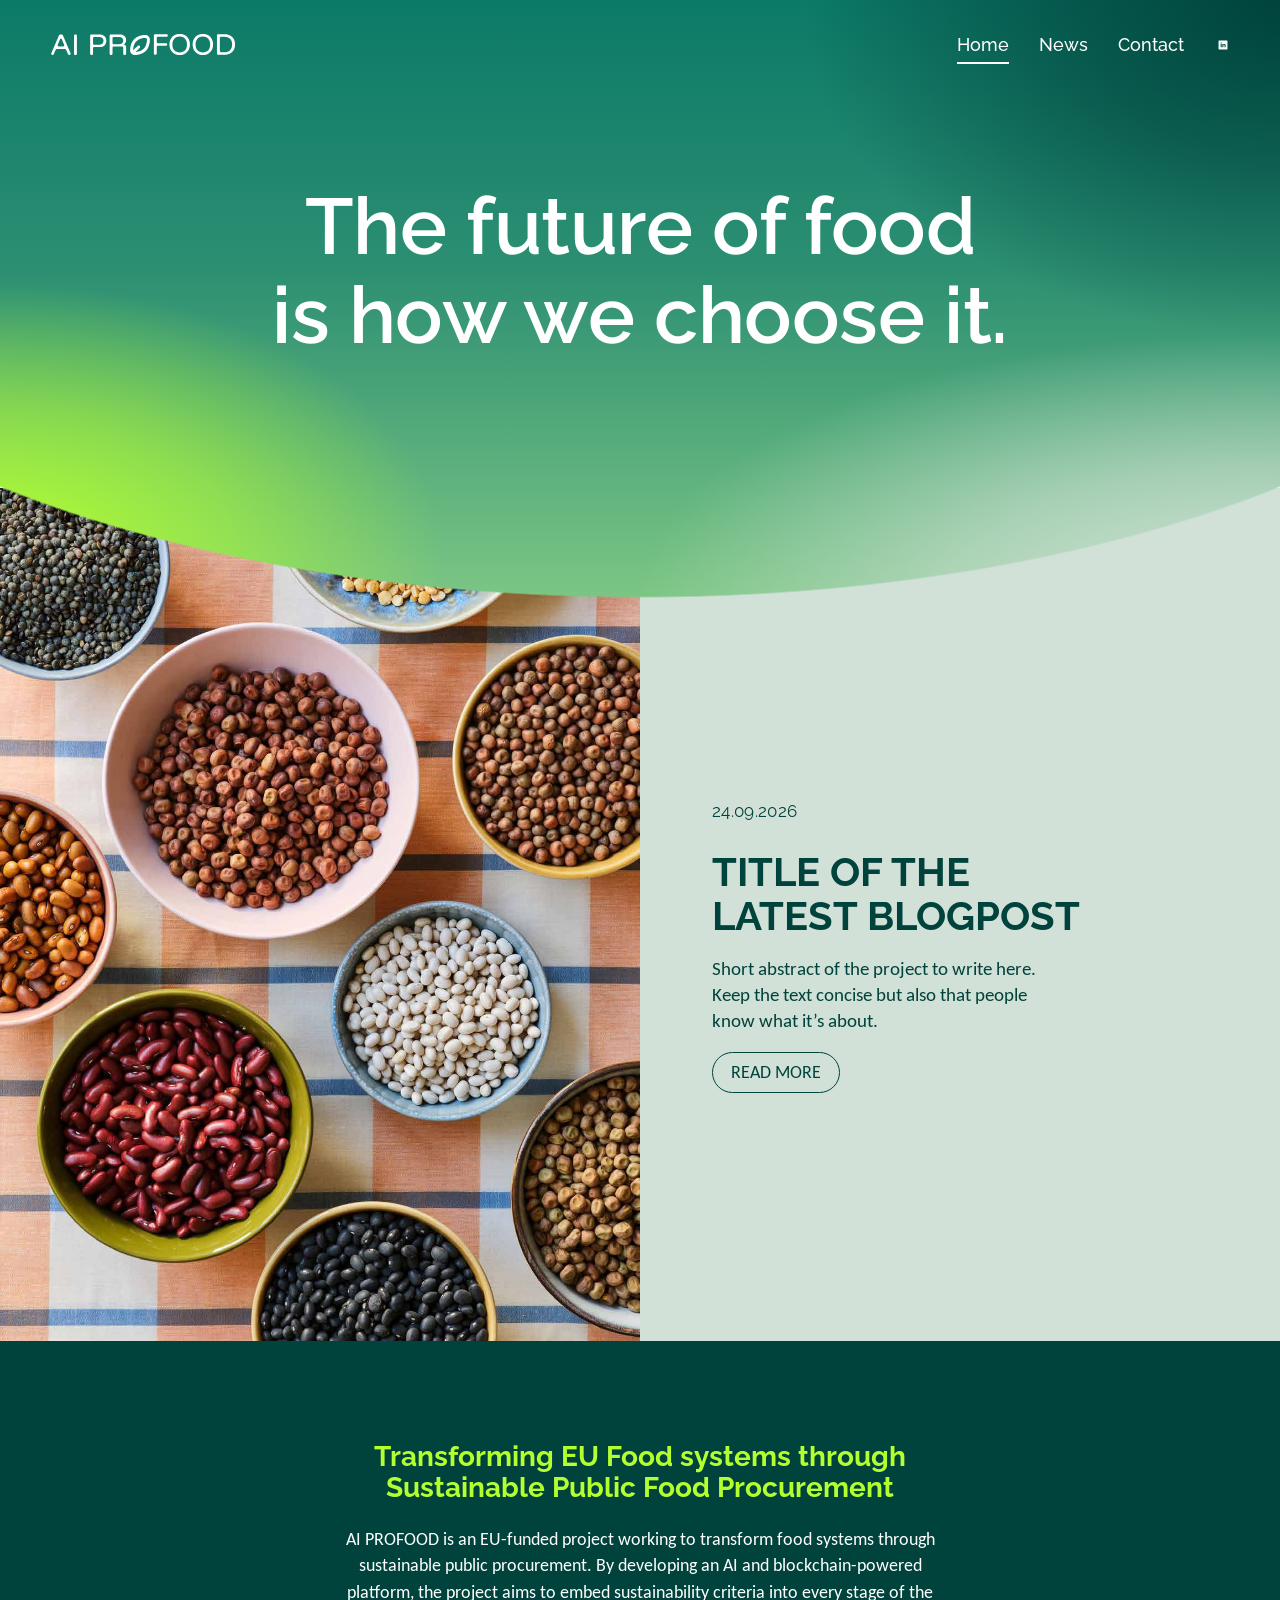
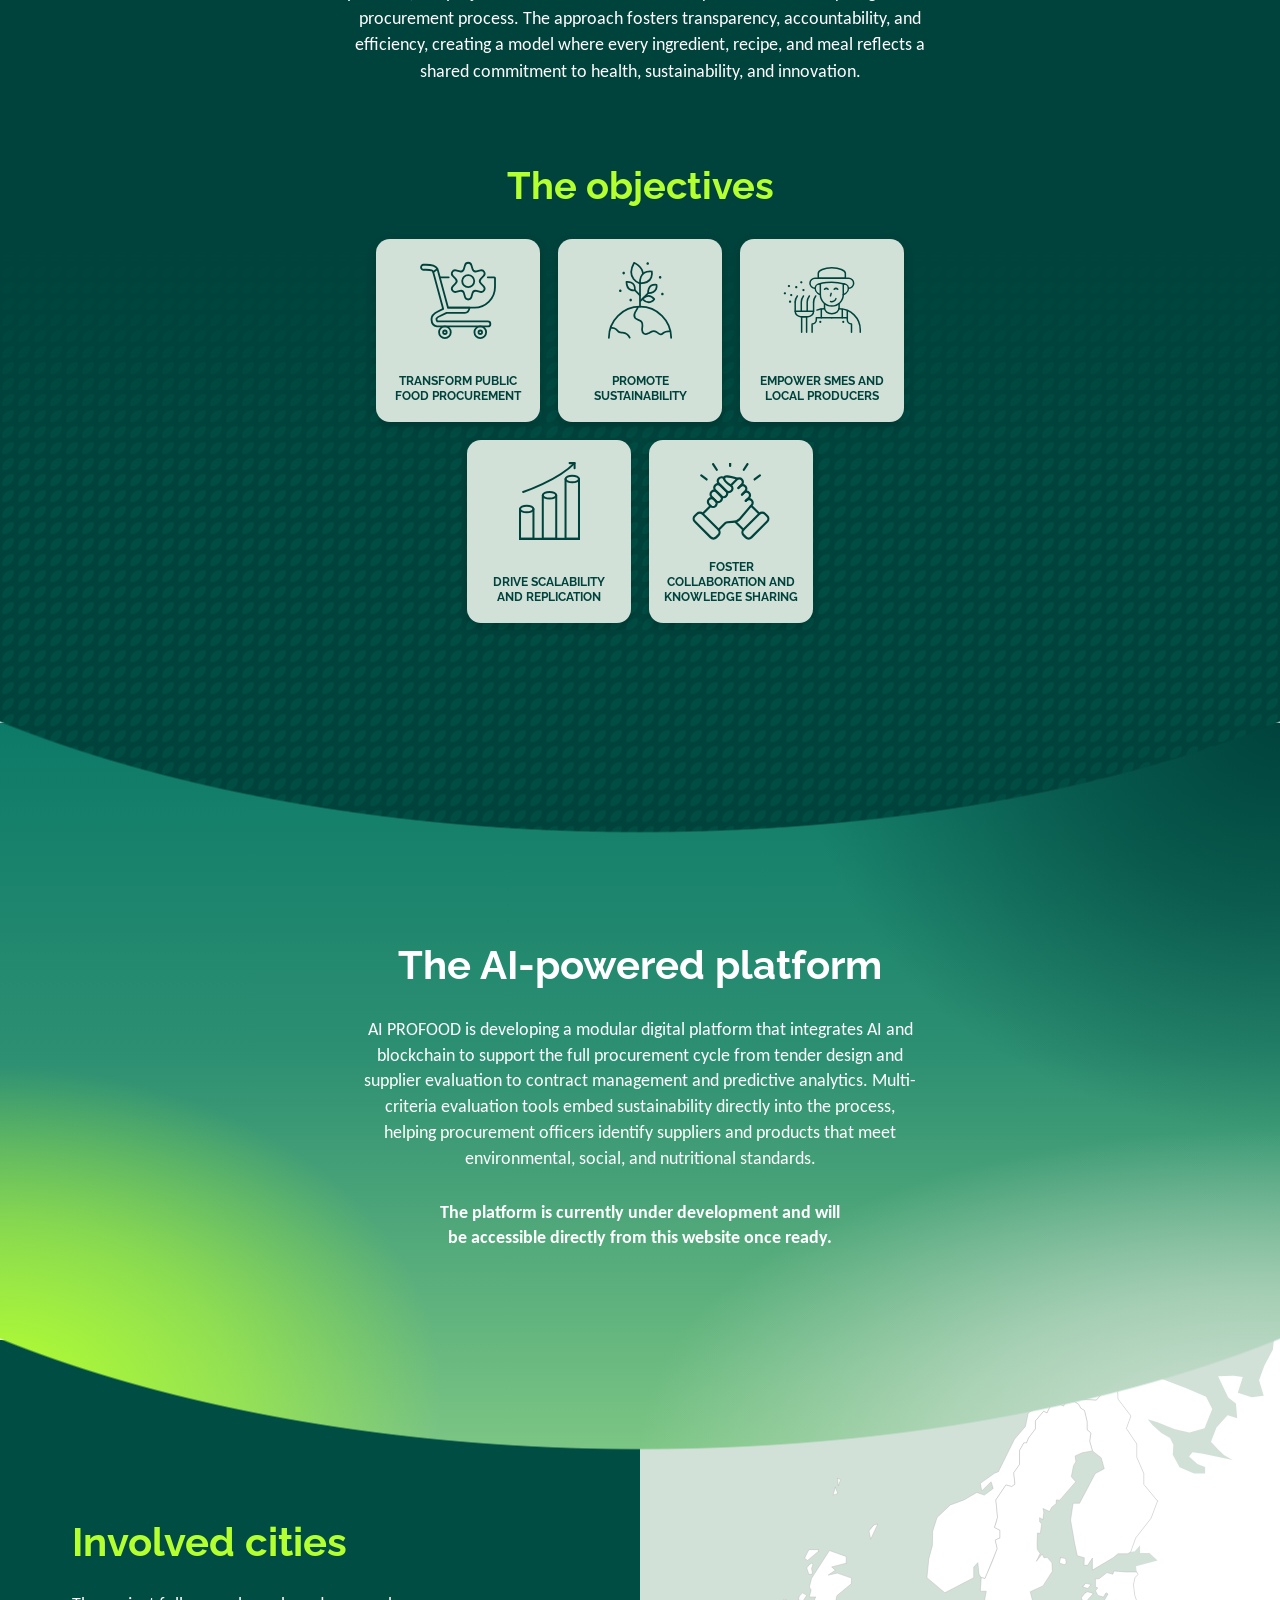
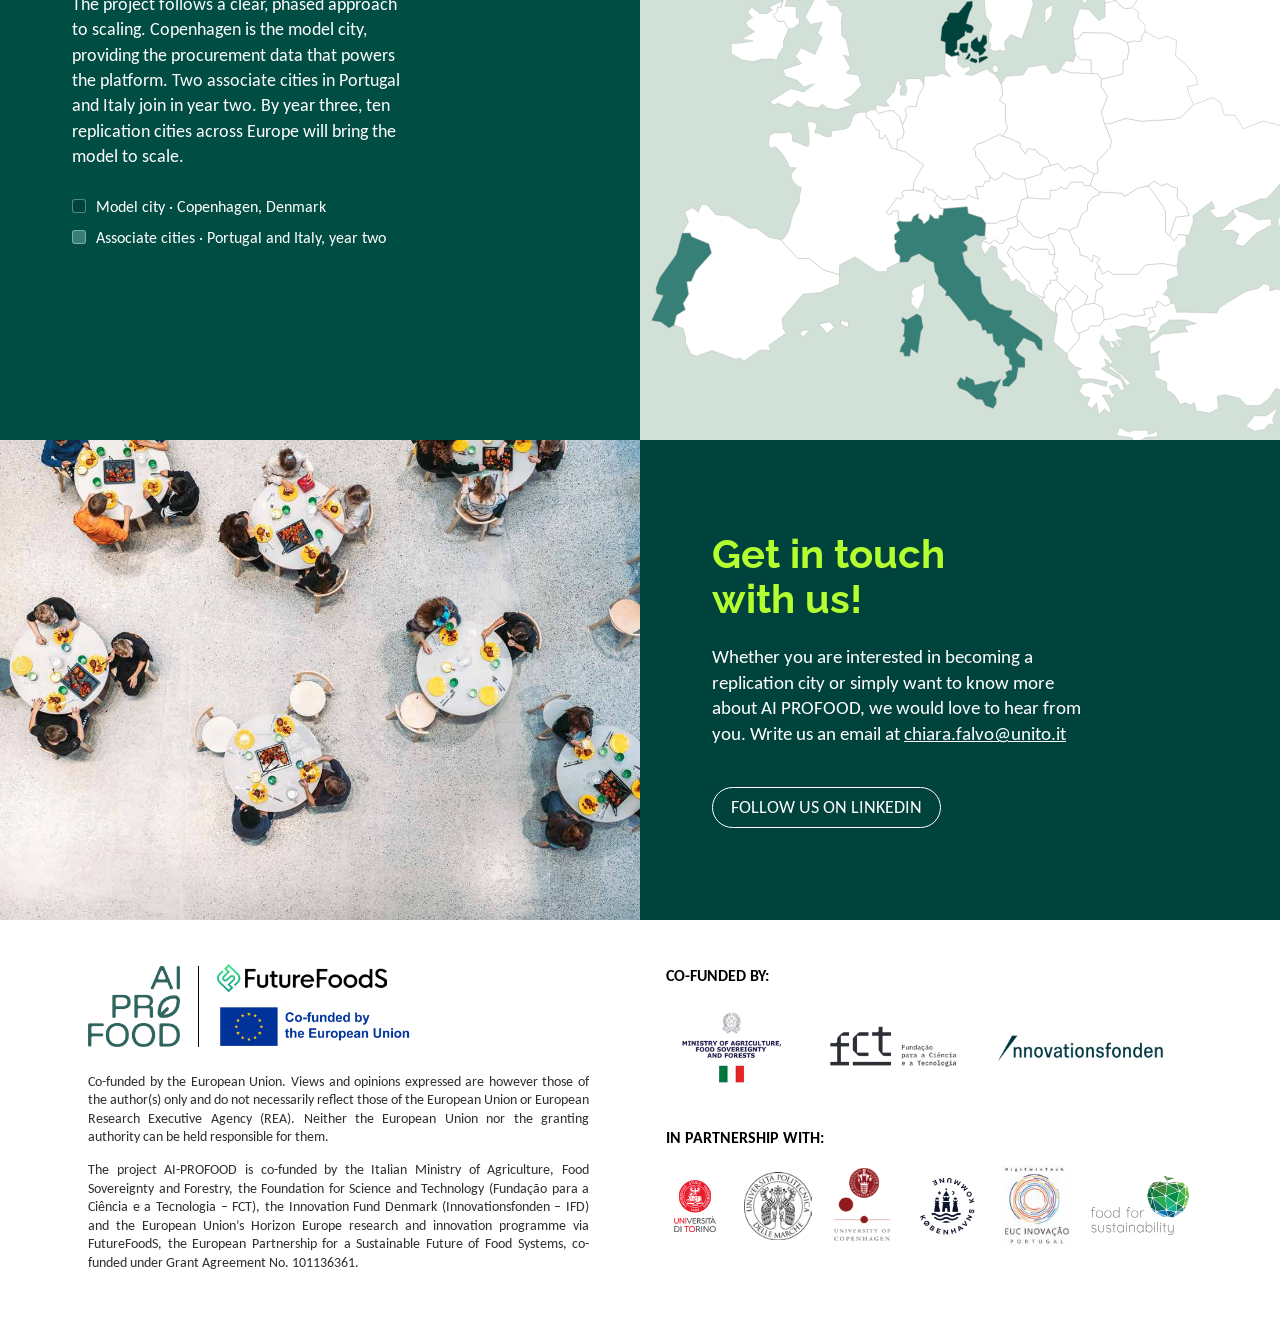
<file: index.html>
<!doctype html>
<html lang="en">
<head>
<meta charset="utf-8">
<meta name="viewport" content="width=device-width, initial-scale=1, viewport-fit=cover">
<title>AI PROFOOD</title>
<meta name="description" content="AI PROFOOD is an EU-funded project transforming food systems through sustainable public food procurement, with an AI and blockchain-powered platform.">
<link rel="preconnect" href="https://fonts.googleapis.com">
<link rel="preconnect" href="https://fonts.gstatic.com" crossorigin>
<link rel="stylesheet" href="https://fonts.googleapis.com/css2?family=Carlito:wght@400;700&family=Raleway:wght@400;500;600;700&display=swap">
<link rel="stylesheet" href="css/style.css">
</head>
<body>
<div class="hero grad curved">
<header class="site-header theme-light">
  <a class="brand" href="index.html" aria-label="AI PROFOOD home"><span></span></a>
  <nav class="nav" aria-label="Main">
    <a href="index.html" aria-current="page">Home</a>
    <a href="news.html">News</a>
    <a href="#contact">Contact</a>
    <a class="nav-in" href="https://www.linkedin.com/" target="_blank" rel="noopener" aria-label="AI PROFOOD on LinkedIn"><span class="mask-icon"></span></a>
  </nav>
</header>

  <h1>The future of food<br>is how we choose it.</h1>
</div>

<main>
<section class="split latest" data-latest aria-label="Latest blogpost">
  <div class="split-media"><img data-latest-img src="assets/beans.jpg" alt=""></div>
  <div class="split-text">
    <span class="date" data-latest-date>24.09.2026</span>
    <h2 data-latest-title>Title of the latest blogpost</h2>
    <p data-latest-abstract>Short abstract of the project to write here. Keep the text concise but also that people know what it’s about.</p>
    <a class="btn btn-dark" data-latest-link href="article.html">Read more</a>
  </div>
</section>

<section class="about curved" aria-labelledby="about-title">
  <h2 id="about-title">Transforming EU Food systems through<br>Sustainable Public Food Procurement</h2>
  <p class="lede">AI PROFOOD is an EU-funded project working to transform food systems through sustainable public procurement. By developing an AI and blockchain-powered platform, the project aims to embed sustainability criteria into every stage of the procurement process. The approach fosters transparency, accountability, and efficiency, creating a model where every ingredient, recipe, and meal reflects a shared commitment to health, sustainability, and innovation.</p>
  <h3>The objectives</h3>
  <ul class="objectives">
      <li><button class="obj" type="button" aria-expanded="false">
        <span class="obj-face" aria-hidden="true"><span class="obj-icon"><span class="mask-icon i1"></span></span><span class="obj-label">Transform public food procurement</span></span>
        <span class="sr-only">Transform public food procurement: </span><span class="obj-desc">Develop and test a modular, AI-powered platform that supports sustainable, transparent and legally compliant food procurement in school canteens.</span>
      </button></li>
      <li><button class="obj" type="button" aria-expanded="false">
        <span class="obj-face" aria-hidden="true"><span class="obj-icon"><span class="mask-icon i2"></span></span><span class="obj-label">Promote sustainability</span></span>
        <span class="sr-only">Promote sustainability: </span><span class="obj-desc">Embed environmental, nutritional, and socio-economic sustainability criteria into every stage of the procurement cycle, from tender design to contract monitoring and performance evaluation.</span>
      </button></li>
      <li><button class="obj" type="button" aria-expanded="false">
        <span class="obj-face" aria-hidden="true"><span class="obj-icon"><span class="mask-icon i3"></span></span><span class="obj-label">Empower SMEs and local producers</span></span>
        <span class="sr-only">Empower SMEs and local producers: </span><span class="obj-desc">Create fair, accessible, and competitive opportunities for SMEs and local suppliers to participate in public tenders through food hubs, digital tools, and capacity-building initiatives.</span>
      </button></li>
      <li><button class="obj" type="button" aria-expanded="false">
        <span class="obj-face" aria-hidden="true"><span class="obj-icon"><span class="mask-icon i4"></span></span><span class="obj-label">Drive scalability and replication</span></span>
        <span class="sr-only">Drive scalability and replication: </span><span class="obj-desc">Design solutions that are adaptable and replicable across diverse local administrations, sectors (e.g., hospitals, universities), and EU member states, with a starting point from the Copenhagen pilot to associate and replication cities.</span>
      </button></li>
      <li><button class="obj" type="button" aria-expanded="false">
        <span class="obj-face" aria-hidden="true"><span class="obj-icon"><span class="mask-icon i5"></span></span><span class="obj-label">Foster collaboration and knowledge sharing</span></span>
        <span class="sr-only">Foster collaboration and knowledge sharing: </span><span class="obj-desc">Connect stakeholders across the food system to share knowledge, build capacity, and sustain the project’s impact beyond its lifetime.</span>
      </button></li>
  </ul>
</section>

<section class="platform grad curved" aria-labelledby="platform-title">
  <h2 id="platform-title">The AI-powered platform</h2>
  <p>AI PROFOOD is developing a modular digital platform that integrates AI and blockchain to support the full procurement cycle from tender design and supplier evaluation to contract management and predictive analytics. Multi-criteria evaluation tools embed sustainability directly into the process, helping procurement officers identify suppliers and products that meet environmental, social, and nutritional standards.</p>
  <p class="note">The platform is currently under development and will be accessible directly from this website once ready.</p>
</section>

<section class="split cities" aria-labelledby="cities-title">
  <div class="split-text">
    <h2 id="cities-title">Involved cities</h2>
    <p>The project follows a clear, phased approach to scaling. Copenhagen is the model city, providing the procurement data that powers the platform. Two associate cities in Portugal and Italy join in year two. By year three, ten replication cities across Europe will bring the model to scale.</p>
    <ul class="city-key">
      <li><span class="swatch" style="background:#00433c"></span>Model city · Copenhagen, Denmark</li>
      <li><span class="swatch" style="background:#378078"></span>Associate cities · Portugal and Italy, year two</li>
    </ul>
  </div>
  <div class="map split-media"><img src="assets/map.svg" alt="Map of Europe highlighting Denmark, Portugal and Italy"></div>
</section>

<section class="split contact" id="contact">
  <div class="split-media"><img src="assets/canteen.jpg" alt="People eating together at round tables in a canteen, seen from above" loading="lazy"></div>
  <div class="split-text">
    <h2>Get in touch<br>with us!</h2>
    <p>Whether you are interested in becoming a replication city or simply want to know more about AI PROFOOD, we would love to hear from you. Write us an email at <a href="mailto:chiara.falvo@unito.it">chiara.falvo@unito.it</a></p>
    <a class="btn btn-light" href="https://www.linkedin.com/" target="_blank" rel="noopener">Follow us on LinkedIn</a>
  </div>
</section>
</main>
<footer class="site-footer">
  <div>
    <div class="footer-brand">
      <img class="footer-logo" src="assets/logo-footer.png" alt="AI PROFOOD">
      <div class="footer-partners-top">
        <img src="assets/logo-futurefoods.png" alt="FutureFoodS">
        <img src="assets/logo-eu-cofunded.png" alt="Co-funded by the European Union">
      </div>
    </div>
    <div class="disclaimer">
      <p>Co-funded by the European Union. Views and opinions expressed are however those of the author(s) only and do not necessarily reflect those of the European Union or European Research Executive Agency (REA). Neither the European Union nor the granting authority can be held responsible for them.</p>
      <p>The project AI-PROFOOD is co-funded by the Italian Ministry of Agriculture, Food Sovereignty and Forestry, the Foundation for Science and Technology (Fundação para a Ciência e a Tecnologia – FCT), the Innovation Fund Denmark (Innovationsfonden – IFD) and the European Union’s Horizon Europe research and innovation programme via FutureFoodS, the European Partnership for a Sustainable Future of Food Systems, co-funded under Grant Agreement No. 101136361.</p>
    </div>
  </div>
  <div>
    <div class="logo-group">
      <h4>Co-funded by:</h4>
      <ul class="logo-row">
        <li><img src="assets/logo-masaf.png" alt="Italian Ministry of Agriculture, Food Sovereignty and Forests" width="130"></li>
        <li><img src="assets/logo-fct.png" alt="Fundação para a Ciência e a Tecnologia" width="160"></li>
        <li><img src="assets/logo-innovationsfonden.png" alt="Innovationsfonden" width="170"></li>
      </ul>
    </div>
    <div class="logo-group">
      <h4>In partnership with:</h4>
      <ul class="logo-row">
        <li><img src="assets/logo-unito.png" alt="Università di Torino" width="58"></li>
        <li><img src="assets/logo-univpm.png" alt="Università Politecnica delle Marche" width="68"></li>
        <li><img src="assets/logo-ucph.png" alt="University of Copenhagen" width="60"></li>
        <li><img src="assets/logo-kobenhavns-kommune.png" alt="Københavns Kommune" width="70"></li>
        <li><img src="assets/logo-euc-inovacao.png" alt="EUC Inovação Portugal" width="68"></li>
        <li><img src="assets/food-for-sustainability.svg" alt="Food for Sustainability" width="100"></li>
      </ul>
    </div>
  </div>
</footer>
<script src="js/posts.js"></script>
<script src="js/main.js"></script>
</body>
</html>
</file>
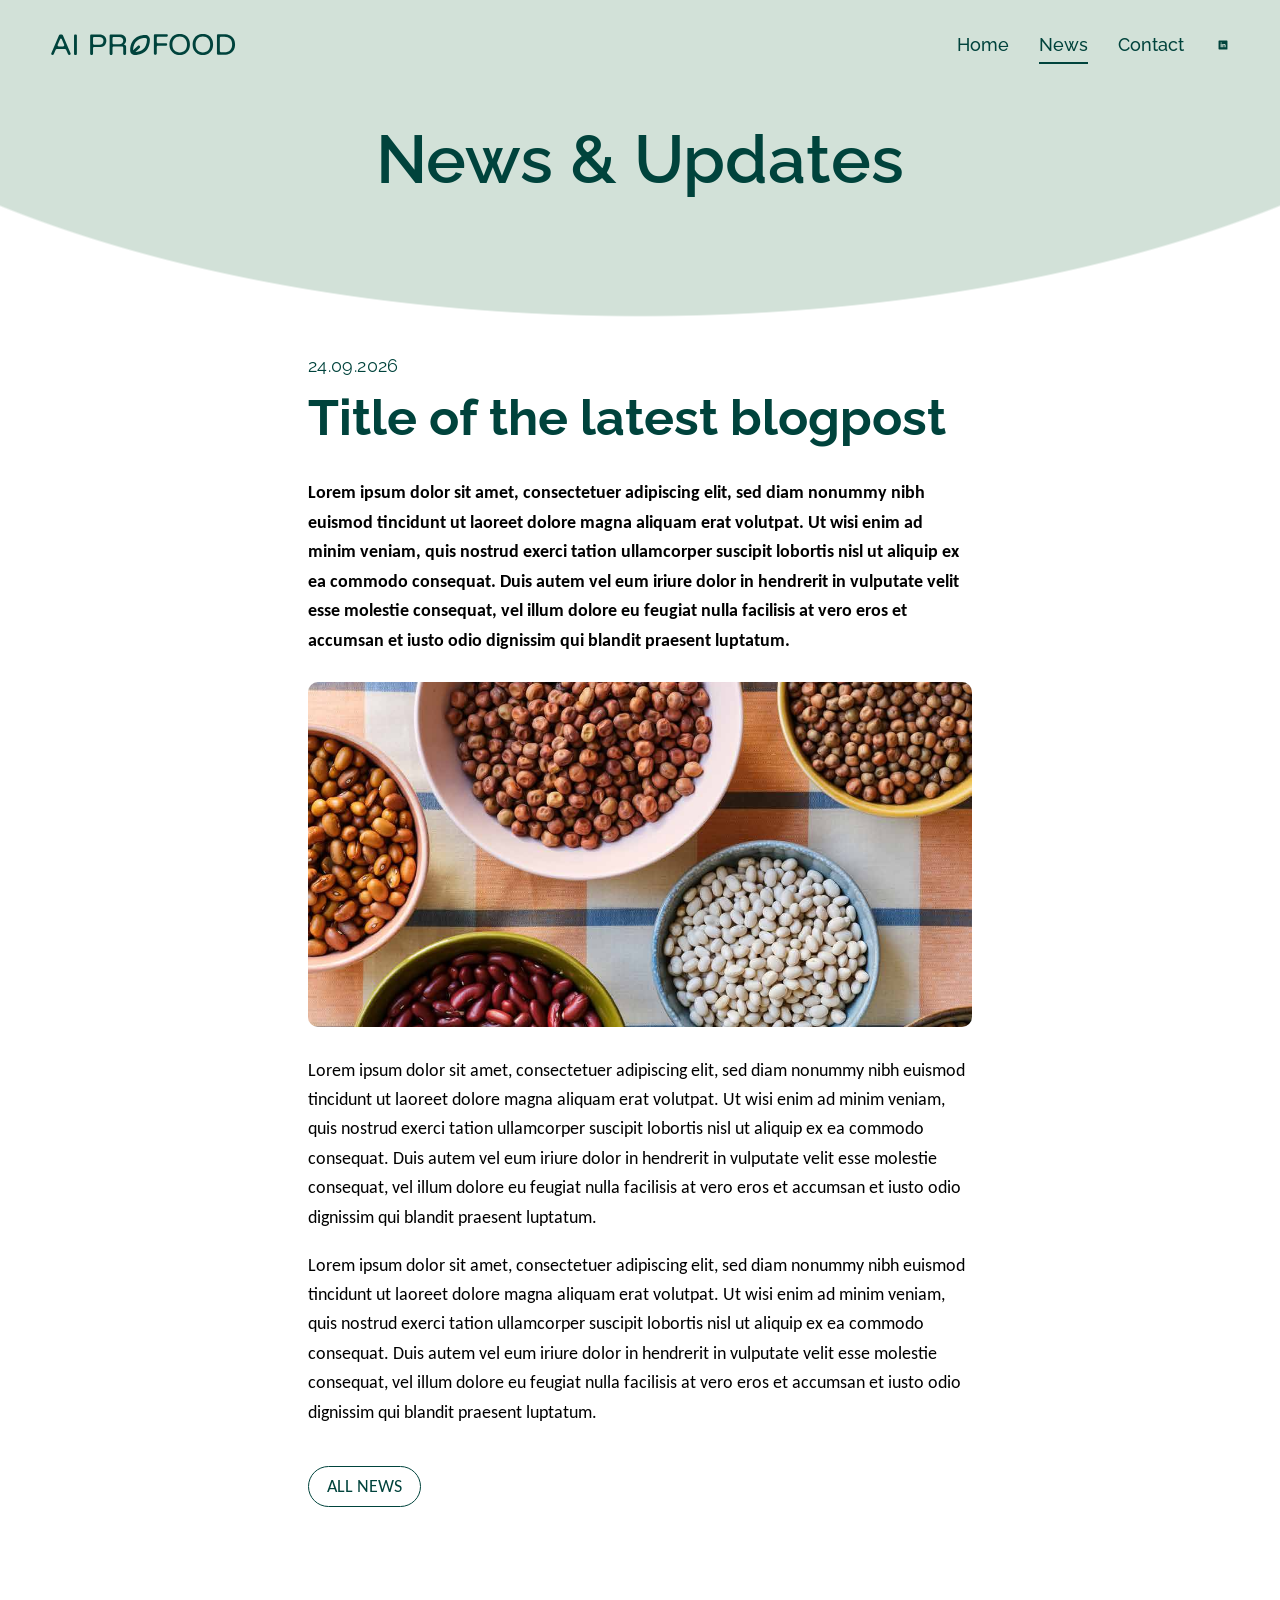
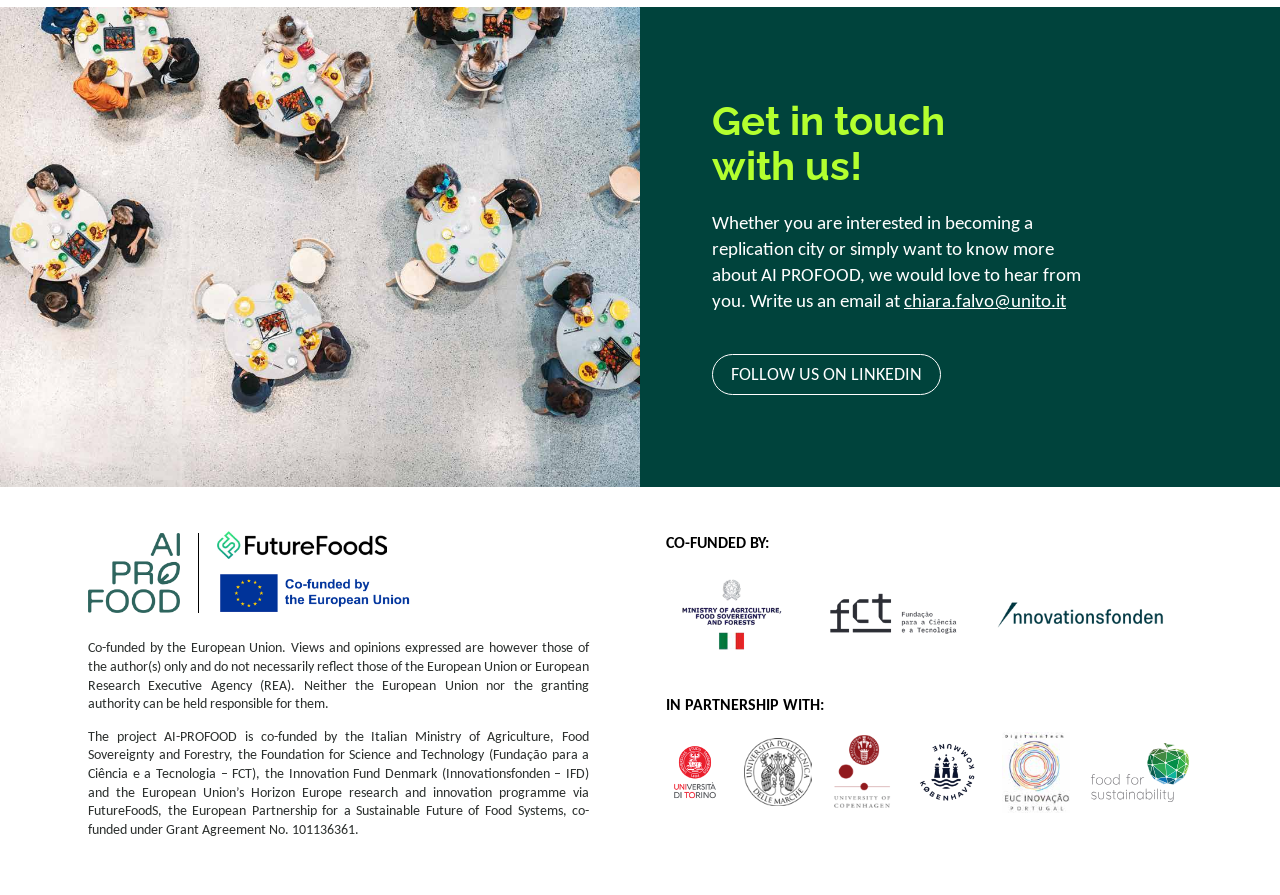
<file: article.html>
<!doctype html>
<html lang="en">
<head>
<meta charset="utf-8">
<meta name="viewport" content="width=device-width, initial-scale=1, viewport-fit=cover">
<title>AI PROFOOD News</title>
<meta name="description" content="AI PROFOOD is an EU-funded project transforming food systems through sustainable public food procurement, with an AI and blockchain-powered platform.">
<link rel="preconnect" href="https://fonts.googleapis.com">
<link rel="preconnect" href="https://fonts.gstatic.com" crossorigin>
<link rel="stylesheet" href="https://fonts.googleapis.com/css2?family=Carlito:wght@400;700&family=Raleway:wght@400;500;600;700&display=swap">
<link rel="stylesheet" href="css/style.css">
</head>
<body>
<div class="page-head curved">
<header class="site-header theme-mint">
  <a class="brand" href="index.html" aria-label="AI PROFOOD home"><span></span></a>
  <nav class="nav" aria-label="Main">
    <a href="index.html">Home</a>
    <a href="news.html" aria-current="page">News</a>
    <a href="#contact">Contact</a>
    <a class="nav-in" href="https://www.linkedin.com/" target="_blank" rel="noopener" aria-label="AI PROFOOD on LinkedIn"><span class="mask-icon"></span></a>
  </nav>
</header>

  <h1>News &amp; Updates</h1>
</div>
<main>
<article class="article" data-article>
  <span class="date" data-a-date></span>
  <h2 data-a-title></h2>
  <p class="intro" data-a-intro></p>
  <figure><img data-a-img src="assets/beans.jpg" alt=""></figure>
  <div class="body" data-a-body></div>
  <a class="btn btn-dark back" href="news.html">All news</a>
</article>
<section class="split contact" id="contact">
  <div class="split-media"><img src="assets/canteen.jpg" alt="People eating together at round tables in a canteen, seen from above" loading="lazy"></div>
  <div class="split-text">
    <h2>Get in touch<br>with us!</h2>
    <p>Whether you are interested in becoming a replication city or simply want to know more about AI PROFOOD, we would love to hear from you. Write us an email at <a href="mailto:chiara.falvo@unito.it">chiara.falvo@unito.it</a></p>
    <a class="btn btn-light" href="https://www.linkedin.com/" target="_blank" rel="noopener">Follow us on LinkedIn</a>
  </div>
</section>
</main>
<footer class="site-footer">
  <div>
    <div class="footer-brand">
      <img class="footer-logo" src="assets/logo-footer.png" alt="AI PROFOOD">
      <div class="footer-partners-top">
        <img src="assets/logo-futurefoods.png" alt="FutureFoodS">
        <img src="assets/logo-eu-cofunded.png" alt="Co-funded by the European Union">
      </div>
    </div>
    <div class="disclaimer">
      <p>Co-funded by the European Union. Views and opinions expressed are however those of the author(s) only and do not necessarily reflect those of the European Union or European Research Executive Agency (REA). Neither the European Union nor the granting authority can be held responsible for them.</p>
      <p>The project AI-PROFOOD is co-funded by the Italian Ministry of Agriculture, Food Sovereignty and Forestry, the Foundation for Science and Technology (Fundação para a Ciência e a Tecnologia – FCT), the Innovation Fund Denmark (Innovationsfonden – IFD) and the European Union’s Horizon Europe research and innovation programme via FutureFoodS, the European Partnership for a Sustainable Future of Food Systems, co-funded under Grant Agreement No. 101136361.</p>
    </div>
  </div>
  <div>
    <div class="logo-group">
      <h4>Co-funded by:</h4>
      <ul class="logo-row">
        <li><img src="assets/logo-masaf.png" alt="Italian Ministry of Agriculture, Food Sovereignty and Forests" width="130"></li>
        <li><img src="assets/logo-fct.png" alt="Fundação para a Ciência e a Tecnologia" width="160"></li>
        <li><img src="assets/logo-innovationsfonden.png" alt="Innovationsfonden" width="170"></li>
      </ul>
    </div>
    <div class="logo-group">
      <h4>In partnership with:</h4>
      <ul class="logo-row">
        <li><img src="assets/logo-unito.png" alt="Università di Torino" width="58"></li>
        <li><img src="assets/logo-univpm.png" alt="Università Politecnica delle Marche" width="68"></li>
        <li><img src="assets/logo-ucph.png" alt="University of Copenhagen" width="60"></li>
        <li><img src="assets/logo-kobenhavns-kommune.png" alt="Københavns Kommune" width="70"></li>
        <li><img src="assets/logo-euc-inovacao.png" alt="EUC Inovação Portugal" width="68"></li>
        <li><img src="assets/food-for-sustainability.svg" alt="Food for Sustainability" width="100"></li>
      </ul>
    </div>
  </div>
</footer>
<script src="js/posts.js"></script>
<script src="js/main.js"></script>
</body>
</html>
</file>
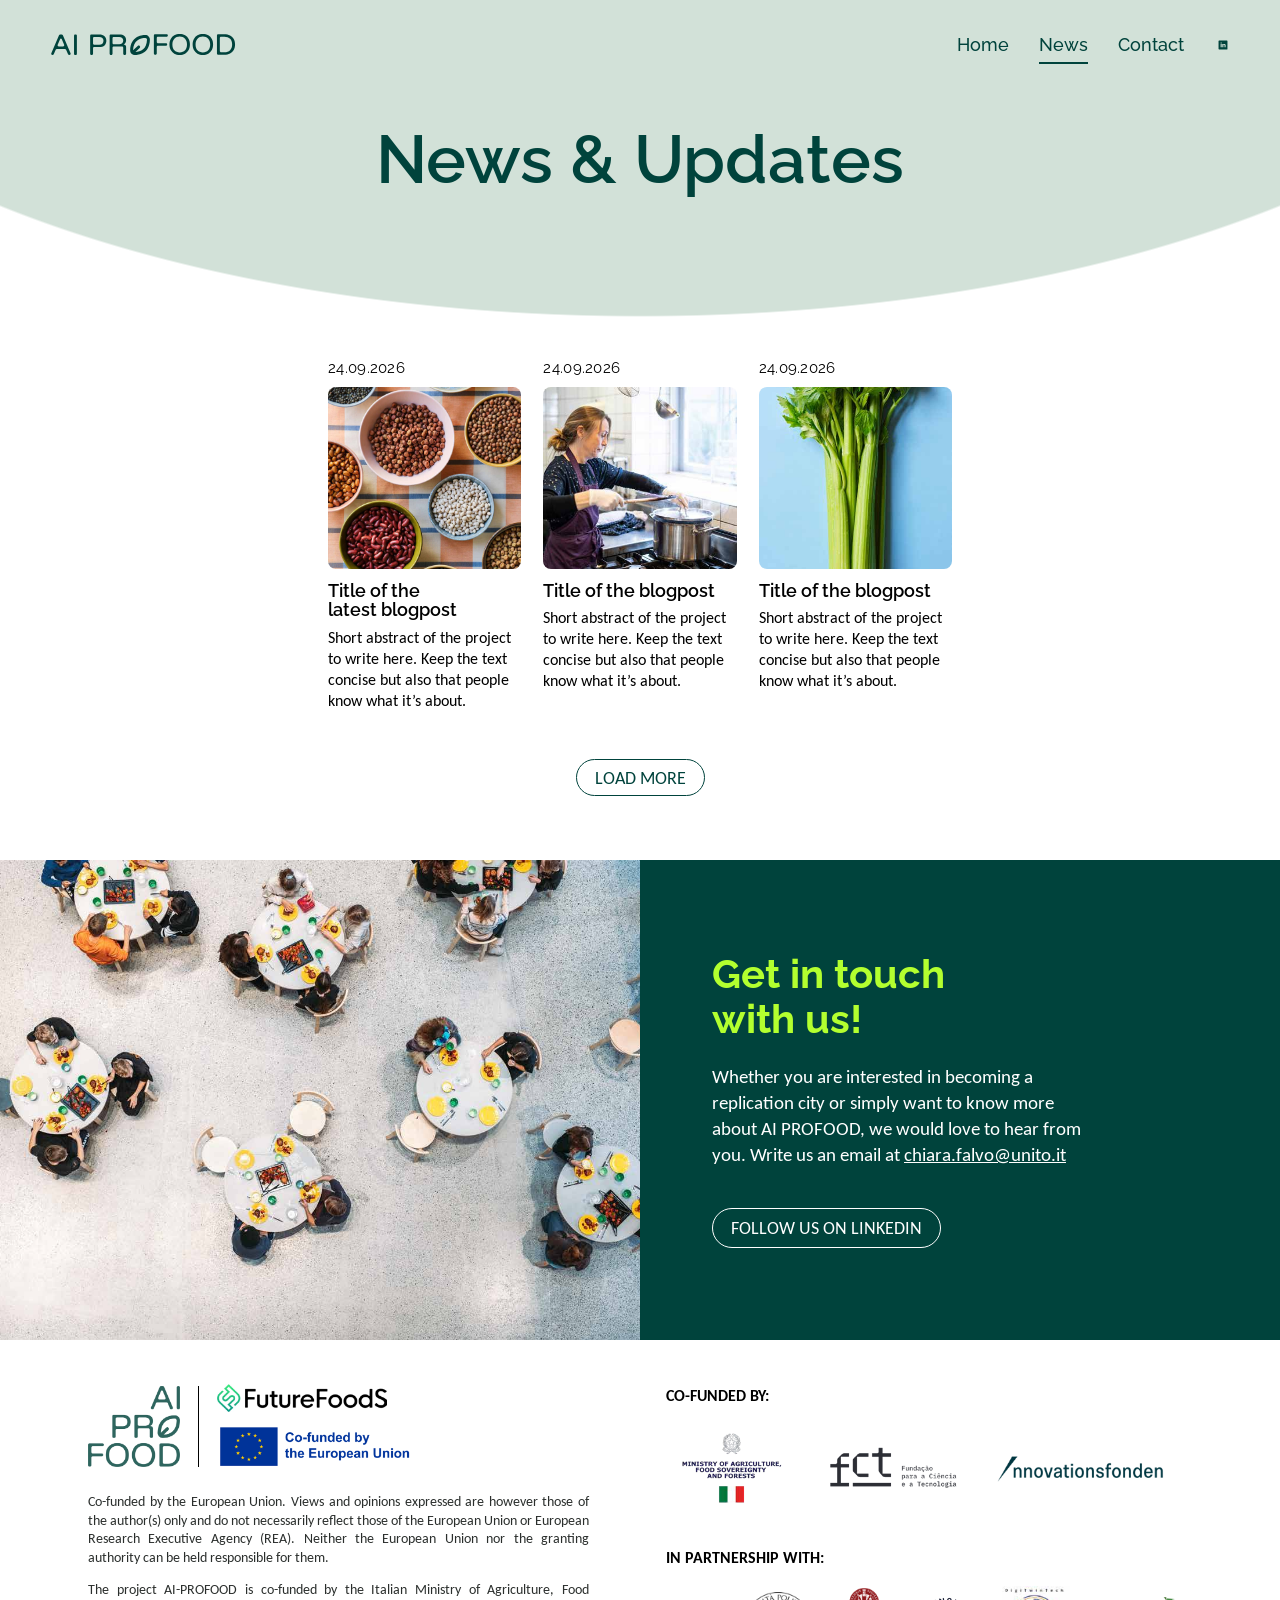
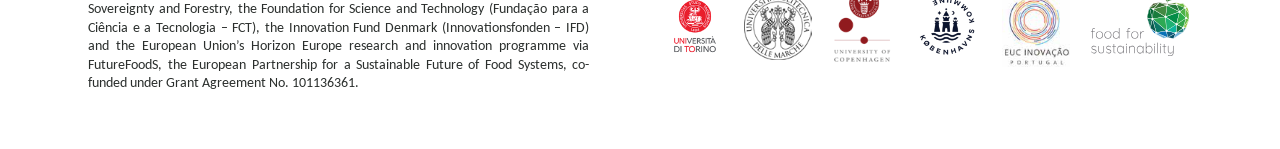
<file: news.html>
<!doctype html>
<html lang="en">
<head>
<meta charset="utf-8">
<meta name="viewport" content="width=device-width, initial-scale=1, viewport-fit=cover">
<title>News &amp; Updates | AI PROFOOD</title>
<meta name="description" content="AI PROFOOD is an EU-funded project transforming food systems through sustainable public food procurement, with an AI and blockchain-powered platform.">
<link rel="preconnect" href="https://fonts.googleapis.com">
<link rel="preconnect" href="https://fonts.gstatic.com" crossorigin>
<link rel="stylesheet" href="https://fonts.googleapis.com/css2?family=Carlito:wght@400;700&family=Raleway:wght@400;500;600;700&display=swap">
<link rel="stylesheet" href="css/style.css">
</head>
<body>
<div class="page-head curved">
<header class="site-header theme-mint">
  <a class="brand" href="index.html" aria-label="AI PROFOOD home"><span></span></a>
  <nav class="nav" aria-label="Main">
    <a href="index.html">Home</a>
    <a href="news.html" aria-current="page">News</a>
    <a href="#contact">Contact</a>
    <a class="nav-in" href="https://www.linkedin.com/" target="_blank" rel="noopener" aria-label="AI PROFOOD on LinkedIn"><span class="mask-icon"></span></a>
  </nav>
</header>

  <h1>News &amp; Updates</h1>
</div>
<main>
<section class="posts" aria-label="Blogposts">
  <ul class="post-grid" data-post-grid></ul>
  <div class="load-more"><button class="btn btn-dark" type="button" data-load-more>Load more</button></div>
</section>
<section class="split contact" id="contact">
  <div class="split-media"><img src="assets/canteen.jpg" alt="People eating together at round tables in a canteen, seen from above" loading="lazy"></div>
  <div class="split-text">
    <h2>Get in touch<br>with us!</h2>
    <p>Whether you are interested in becoming a replication city or simply want to know more about AI PROFOOD, we would love to hear from you. Write us an email at <a href="mailto:chiara.falvo@unito.it">chiara.falvo@unito.it</a></p>
    <a class="btn btn-light" href="https://www.linkedin.com/" target="_blank" rel="noopener">Follow us on LinkedIn</a>
  </div>
</section>
</main>
<footer class="site-footer">
  <div>
    <div class="footer-brand">
      <img class="footer-logo" src="assets/logo-footer.png" alt="AI PROFOOD">
      <div class="footer-partners-top">
        <img src="assets/logo-futurefoods.png" alt="FutureFoodS">
        <img src="assets/logo-eu-cofunded.png" alt="Co-funded by the European Union">
      </div>
    </div>
    <div class="disclaimer">
      <p>Co-funded by the European Union. Views and opinions expressed are however those of the author(s) only and do not necessarily reflect those of the European Union or European Research Executive Agency (REA). Neither the European Union nor the granting authority can be held responsible for them.</p>
      <p>The project AI-PROFOOD is co-funded by the Italian Ministry of Agriculture, Food Sovereignty and Forestry, the Foundation for Science and Technology (Fundação para a Ciência e a Tecnologia – FCT), the Innovation Fund Denmark (Innovationsfonden – IFD) and the European Union’s Horizon Europe research and innovation programme via FutureFoodS, the European Partnership for a Sustainable Future of Food Systems, co-funded under Grant Agreement No. 101136361.</p>
    </div>
  </div>
  <div>
    <div class="logo-group">
      <h4>Co-funded by:</h4>
      <ul class="logo-row">
        <li><img src="assets/logo-masaf.png" alt="Italian Ministry of Agriculture, Food Sovereignty and Forests" width="130"></li>
        <li><img src="assets/logo-fct.png" alt="Fundação para a Ciência e a Tecnologia" width="160"></li>
        <li><img src="assets/logo-innovationsfonden.png" alt="Innovationsfonden" width="170"></li>
      </ul>
    </div>
    <div class="logo-group">
      <h4>In partnership with:</h4>
      <ul class="logo-row">
        <li><img src="assets/logo-unito.png" alt="Università di Torino" width="58"></li>
        <li><img src="assets/logo-univpm.png" alt="Università Politecnica delle Marche" width="68"></li>
        <li><img src="assets/logo-ucph.png" alt="University of Copenhagen" width="60"></li>
        <li><img src="assets/logo-kobenhavns-kommune.png" alt="Københavns Kommune" width="70"></li>
        <li><img src="assets/logo-euc-inovacao.png" alt="EUC Inovação Portugal" width="68"></li>
        <li><img src="assets/food-for-sustainability.svg" alt="Food for Sustainability" width="100"></li>
      </ul>
    </div>
  </div>
</footer>
<script src="js/posts.js"></script>
<script src="js/main.js"></script>
</body>
</html>
</file>
<file: css/style.css>
/* AI PROFOOD — website styles
   Layout: full-bleed sections with elliptical edges that overlap the section below;
   50/50 photo + text splits; one centred column for statements. */
:root {
  --green-900: #00433c;   /* primary dark green: text, dark sections */
  --green-800: #004d44;   /* cities panel, leaf pattern */
  --teal-600:  #378078;   /* associate cities on the map */
  --mint-100:  #d2e1d8;   /* pale mint surfaces */
  --lime-400:  #b3ff2f;   /* accent: headings on dark, hovers */
  --white:     #ffffff;
  --ink:       #000000;
  --grey-text: #2b2f2d;

  --font-display: "Raleway", "Helvetica Neue", Arial, sans-serif;
  --font-body: "Carlito", "Calibri", "Segoe UI", Arial, sans-serif;

  --curve: 110px;         /* depth of a curved bottom edge = overlap with the next section */
  --max: 1100px;
  --gutter: clamp(16px, 4vw, 48px);
  color-scheme: light;
}

*, *::before, *::after { box-sizing: border-box; }
html { scroll-behavior: smooth; }
body {
  margin: 0;
  background: var(--white);
  color: var(--ink);
  font-family: var(--font-body);
  font-size: 1.125rem;
  line-height: 1.45;
  -webkit-font-smoothing: antialiased;
  overflow-x: hidden;
}
img { max-width: 100%; display: block; }
a { color: inherit; }
h1, h2, h3 { font-family: var(--font-display); margin: 0; text-wrap: balance; line-height: 1.12; }
p { margin: 0; }
:focus-visible { outline: 3px solid var(--lime-400); outline-offset: 3px; }
.sr-only { position: absolute; width: 1px; height: 1px; overflow: hidden; clip: rect(0 0 0 0); white-space: nowrap; }

/* ---------- Header / nav ---------- */
.site-header {
  position: relative; z-index: 10;
  display: flex; align-items: center; justify-content: space-between; gap: 16px;
  padding: 28px var(--gutter) 0;
  max-width: 1440px; margin: 0 auto;
}
.brand { display: block; width: clamp(140px, 17vw, 190px); aspect-ratio: 186 / 23; }
.brand span, .mask-icon {
  display: block; width: 100%; height: 100%;
  background: currentColor;
  -webkit-mask: var(--src) center / contain no-repeat;
          mask: var(--src) center / contain no-repeat;
}
.brand span { --src: url(../assets/logo.svg); }
.nav { display: flex; align-items: center; gap: clamp(14px, 2.6vw, 30px); }
.nav a {
  font-family: var(--font-display); font-weight: 500; font-size: clamp(0.95rem, 1.4vw, 1.2rem);
  text-decoration: none; position: relative; padding-block: 4px;
}
.nav a:not(.nav-in)::after {
  content: ""; position: absolute; left: 0; right: 0; bottom: -2px; height: 2px;
  background: currentColor; transform: scaleX(0); transform-origin: left; transition: transform .25s ease;
}
.nav a:hover::after, .nav a[aria-current="page"]::after { transform: scaleX(1); }
.nav-in { width: 18px; height: 18px; }
.nav-in span { --src: url(../assets/icon-linkedin.svg); }
.site-header.theme-light { color: var(--white); }
.site-header.theme-mint { color: var(--green-900); }

/* ---------- Gradient (hero + platform) ---------- */
.grad {
  background:
    radial-gradient(48% 62% at 0% 92%, rgba(179,255,47,1) 0%, rgba(179,255,47,.55) 38%, rgba(179,255,47,0) 72%),
    radial-gradient(50% 75% at 100% 0%, rgba(0,67,60,1) 0%, rgba(0,67,60,.6) 35%, rgba(0,67,60,0) 75%),
    radial-gradient(60% 55% at 98% 100%, rgba(210,225,216,1) 0%, rgba(210,225,216,.6) 40%, rgba(210,225,216,0) 80%),
    linear-gradient(180deg, #0c7a68 0%, #2c8f72 45%, #7cc684 100%);
  color: var(--white);
}
.curved {
  /* Elliptical bottom edge of fixed depth (--curve), independent of section height */
  --r: calc(var(--curve) * 3.93);
  position: relative;
  -webkit-mask-image: linear-gradient(#000, #000), radial-gradient(75% var(--r) at 50% calc(100% - var(--r)), #000 99.6%, transparent 100%);
          mask-image: linear-gradient(#000, #000), radial-gradient(75% var(--r) at 50% calc(100% - var(--r)), #000 99.6%, transparent 100%);
  -webkit-mask-size: 100% calc(100% - var(--r) + 1px), 100% 100%;
          mask-size: 100% calc(100% - var(--r) + 1px), 100% 100%;
  -webkit-mask-repeat: no-repeat; mask-repeat: no-repeat;
  -webkit-mask-position: top, top; mask-position: top, top;
}

/* ---------- Home: hero ---------- */
.hero { margin-top: 0; z-index: 4; padding-bottom: calc(var(--curve) + clamp(70px, 10vw, 130px)); }
.hero h1 {
  text-align: center; font-weight: 600;
  font-size: clamp(2.4rem, 6.2vw, 5rem);
  padding: clamp(60px, 10vw, 120px) var(--gutter) 0;
  letter-spacing: -0.005em;
}

/* ---------- Split rows (photo | text) ---------- */
.split { display: grid; grid-template-columns: 1fr 1fr; }
.split > * { min-width: 0; }
.split-media { position: relative; overflow: hidden; }
.split-media img { width: 100%; height: 100%; object-fit: cover; }
.split-text { padding: clamp(40px, 6vw, 80px) var(--gutter) clamp(40px, 6vw, 80px) clamp(24px, 6vw, 72px); display: flex; flex-direction: column; justify-content: center; }

.latest { margin-top: calc(-1 * var(--curve)); position: relative; z-index: 2; background: var(--mint-100); }
.latest .split-media { min-height: clamp(360px, 46vw, 600px); }
.latest .split-text { padding-top: calc(var(--curve) + 30px); color: var(--green-900); gap: 18px; }
.date { font-family: var(--font-display); font-size: 1.05rem; letter-spacing: .02em; }
.latest h2 { font-size: clamp(1.7rem, 3.1vw, 2.5rem); font-weight: 700; text-transform: uppercase; margin-top: 8px; }
.latest p { max-width: 34ch; font-size: 1.2rem; line-height: 1.35; }

/* ---------- Buttons ---------- */
.btn {
  display: inline-flex; align-items: center; justify-content: center; align-self: flex-start;
  font-family: var(--font-body); font-size: 1.1rem; text-transform: uppercase; text-decoration: none;
  padding: 7px 18px 6px; border-radius: 999px; border: 1.5px solid currentColor;
  background: transparent; cursor: pointer; transition: background-color .2s, color .2s, border-color .2s;
}
.btn-dark { color: var(--green-900); }
.btn-dark:hover, .btn-dark:focus-visible { background: var(--green-900); border-color: var(--green-900); color: var(--white); }
.btn-light { color: var(--white); }
.btn-light:hover, .btn-light:focus-visible { background: var(--lime-400); border-color: var(--lime-400); color: var(--green-900); }

/* ---------- About + objectives (dark) ---------- */
.about {
  position: relative; z-index: 3;
  background: var(--green-900); color: var(--white);
  padding: clamp(60px, 8vw, 100px) var(--gutter) calc(var(--curve) + clamp(60px, 8vw, 100px));
  text-align: center;
}
.about::before { /* leaf pattern, fading in toward the bottom */
  content: ""; position: absolute; inset: 45% 0 0 0; pointer-events: none;
  background-image: url("data:image/svg+xml,%3Csvg xmlns='http://www.w3.org/2000/svg' width='16' height='16' viewBox='0 0 16 16'%3E%3Cpath fill='%23004d44' d='M14.01 4.02C13.2 12.32 7.2 13.93 4.01 14.19C2.91 14.28 2 13.36 2.1 12.26C2.91 3.95 8.91 2.35 12.11 2.08C13.2 1.99 14.12 2.92 14.01 4.02Z'/%3E%3C/svg%3E");
  background-size: 16px 16px;
  -webkit-mask-image: linear-gradient(to bottom, transparent, #000 40%);
          mask-image: linear-gradient(to bottom, transparent, #000 40%);
}
.about > * { position: relative; }
.about h2 { color: var(--lime-400); font-weight: 700; font-size: clamp(1.4rem, 2.6vw, 1.75rem); }
.about .lede { max-width: 66ch; margin: 22px auto 0; font-size: 1.1rem; line-height: 1.5; }
.about h3 { color: var(--lime-400); font-weight: 700; font-size: clamp(1.6rem, 3vw, 2.5rem); margin-top: clamp(56px, 7vw, 80px); }

.objectives {
  list-style: none; padding: 0; margin: 32px auto 0; max-width: 560px;
  display: flex; flex-wrap: wrap; justify-content: center; gap: 18px;
}
.objectives li { flex: 0 0 164px; }
.obj {
  position: relative; width: 100%; aspect-ratio: 164 / 183;
  border: 0; border-radius: 14px; padding: 14px 12px;
  background: var(--mint-100); color: var(--green-900);
  box-shadow: 0 4px 10px rgba(0,0,0,.18);
  cursor: pointer; font: inherit; text-align: center;
  transition: background-color .25s ease, transform .25s ease;
}
.obj-face, .obj-desc {
  position: absolute; inset: 0; padding: 16px 12px;
  display: flex; flex-direction: column; align-items: center; justify-content: center;
  transition: opacity .25s ease;
}
.obj-face { justify-content: space-between; padding-block: 22px 18px; }
.obj-icon { width: 78px; height: 78px; }
.obj-icon .i1 { --src: url(../assets/obj-1.svg); }
.obj-icon .i2 { --src: url(../assets/obj-2.svg); }
.obj-icon .i3 { --src: url(../assets/obj-3.svg); }
.obj-icon .i4 { --src: url(../assets/obj-4.svg); }
.obj-icon .i5 { --src: url(../assets/obj-5.svg); }
.obj-label { font-family: var(--font-display); font-weight: 700; font-size: .78rem; line-height: 1.2; text-transform: uppercase; }
.obj-desc { opacity: 0; font-size: .82rem; line-height: 1.25; color: var(--green-900); }
.obj:hover, .obj:focus-visible, .obj[aria-expanded="true"] { background: var(--lime-400); transform: translateY(-3px); }
.obj:hover .obj-face, .obj:focus-visible .obj-face, .obj[aria-expanded="true"] .obj-face { opacity: 0; }
.obj:hover .obj-desc, .obj:focus-visible .obj-desc, .obj[aria-expanded="true"] .obj-desc { opacity: 1; }
.objectives-hint { margin-top: 18px; font-size: .9rem; opacity: .7; }

/* ---------- AI platform ---------- */
.platform {
  margin-top: calc(-1 * var(--curve)); z-index: 2;
  padding: calc(var(--curve) + clamp(70px, 9vw, 110px)) var(--gutter) calc(var(--curve) + clamp(60px, 8vw, 90px));
  text-align: center;
}
.platform h2 { font-weight: 700; font-size: clamp(1.7rem, 3.4vw, 2.5rem); }
.platform p { max-width: 62ch; margin: 28px auto 0; font-size: 1.15rem; line-height: 1.4; }
.platform p.note { max-width: 46ch; font-weight: 700; }

/* ---------- Involved cities ---------- */
.cities { margin-top: calc(-1 * var(--curve)); position: relative; z-index: 1; }
.cities .split-text { background: var(--green-800); color: var(--white); padding-top: calc(var(--curve) + 70px); justify-content: flex-start; gap: 26px; }
.cities h2 { color: var(--lime-400); font-weight: 700; font-size: clamp(1.7rem, 3.2vw, 2.5rem); }
.cities p { max-width: 38ch; font-size: 1.15rem; line-height: 1.38; }
.city-key { list-style: none; padding: 0; margin: 0; display: grid; gap: 8px; font-size: 1rem; }
.city-key li { display: flex; align-items: center; gap: 10px; }
.swatch { width: 14px; height: 14px; border-radius: 3px; flex: none; border: 1px solid rgba(255,255,255,.35); }
.map { background: var(--mint-100); min-height: clamp(360px, 46vw, 600px); }
.map img { width: 100%; height: 100%; object-fit: cover; object-position: 50% 30%; }

/* ---------- Contact ---------- */
.contact .split-media { min-height: clamp(320px, 38vw, 480px); }
.contact .split-text { background: var(--green-900); color: var(--white); gap: 22px; }
.contact h2 { color: var(--lime-400); font-weight: 700; font-size: clamp(1.8rem, 3.2vw, 2.5rem); }
.contact p { max-width: 38ch; font-size: 1.2rem; line-height: 1.35; }
.contact .btn { margin-top: 18px; }

/* ---------- Footer ---------- */
.site-footer {
  display: grid; grid-template-columns: minmax(0, 1fr) minmax(0, 1.05fr); gap: clamp(32px, 6vw, 80px);
  padding: 44px var(--gutter) 56px; max-width: 1200px; margin: 0 auto;
}
.footer-brand { display: flex; align-items: center; gap: 18px; }
.footer-logo { width: 92px; height: auto; padding-right: 18px; border-right: 1px solid var(--ink); box-sizing: content-box; }
.footer-partners-top { display: grid; gap: 12px; }
.footer-partners-top img:first-child { width: 170px; }
.footer-partners-top img:last-child { width: 200px; }
.disclaimer { margin-top: 24px; display: grid; gap: 14px; font-size: .86rem; line-height: 1.35; color: var(--grey-text); text-align: justify; hyphens: auto; }
.logo-group h4 { margin: 0 0 16px; font-family: var(--font-body); font-weight: 700; font-size: 1rem; text-transform: uppercase; }
.logo-group + .logo-group { margin-top: 32px; }
.logo-row { list-style: none; padding: 0; margin: 0; display: flex; flex-wrap: wrap; align-items: center; gap: 18px 20px; }
.logo-row img { height: auto; }

/* ---------- News pages ---------- */
.page-head {
  background: var(--mint-100); color: var(--green-900);
  position: relative; z-index: 2;
  padding-bottom: calc(var(--curve) + 10px);
}
.page-head h1 { text-align: center; font-weight: 600; font-size: clamp(2.2rem, 5.5vw, 4.2rem); padding: clamp(36px, 5vw, 60px) var(--gutter) 0; }

.posts { max-width: 720px; margin: 0 auto; padding: clamp(24px, 4vw, 40px) var(--gutter) 0; }
.post-grid { list-style: none; padding: 0; margin: 0; display: grid; grid-template-columns: repeat(3, minmax(0, 1fr)); gap: 40px 22px; }
.card a { display: grid; gap: 8px; text-decoration: none; color: var(--ink); }
.card .date { font-size: .95rem; }
.card-img { border-radius: 8px; overflow: hidden; aspect-ratio: 196 / 184; background: var(--mint-100); }
.card-img img { width: 100%; height: 100%; object-fit: cover; transition: transform .4s ease; }
.card h2 { font-weight: 600; font-size: 1.1rem; margin-top: 4px; }
.card p { font-size: 1rem; line-height: 1.3; }
.card a:hover img { transform: scale(1.04); }
.card a:hover h2 { color: var(--green-900); text-decoration: underline; text-underline-offset: 3px; }
.load-more { display: flex; justify-content: center; padding: 48px 0 64px; }
.load-more .btn { align-self: center; }

.article { max-width: 760px; margin: 0 auto; padding: clamp(20px, 3vw, 36px) var(--gutter) clamp(60px, 8vw, 100px); color: var(--ink); }
.article .date { color: var(--green-900); font-size: 1.15rem; }
.article h2 { color: var(--green-900); font-weight: 700; font-size: clamp(2rem, 4.6vw, 3.1rem); margin-top: 10px; }
.article .intro { font-weight: 700; margin-top: 32px; font-size: 1.15rem; line-height: 1.6; }
.article figure { margin: 28px 0; border-radius: 10px; overflow: hidden; aspect-ratio: 16 / 8.3; }
.article figure img { width: 100%; height: 100%; object-fit: cover; }
.article .body { display: grid; gap: 1em; font-size: 1.15rem; line-height: 1.6; }
.back { display: inline-flex; margin-top: 40px; }

/* ---------- Responsive ---------- */
@media (max-width: 820px) {
  :root { --curve: 56px; }
  .split { grid-template-columns: 1fr; }
  .split-text { padding: 48px var(--gutter); }
  .latest .split-media { min-height: 320px; }
  .latest .split-text { padding-top: 48px; }
  .cities .split-text { padding-top: calc(var(--curve) + 50px); }
  .map { min-height: 380px; }
  .contact .split-media { min-height: 260px; order: 2; }
  .site-footer { grid-template-columns: minmax(0, 1fr); }
  .post-grid { grid-template-columns: repeat(2, minmax(0, 1fr)); }
}
@media (max-width: 520px) {
  .objectives li { flex-basis: calc(50% - 9px); max-width: 164px; }
  .obj-icon { width: 62px; height: 62px; }
  .post-grid { grid-template-columns: minmax(0, 1fr); }
  .nav { gap: 14px; }
}
@media (prefers-reduced-motion: reduce) {
  *, *::before, *::after { transition: none !important; scroll-behavior: auto !important; }
}
</file>
